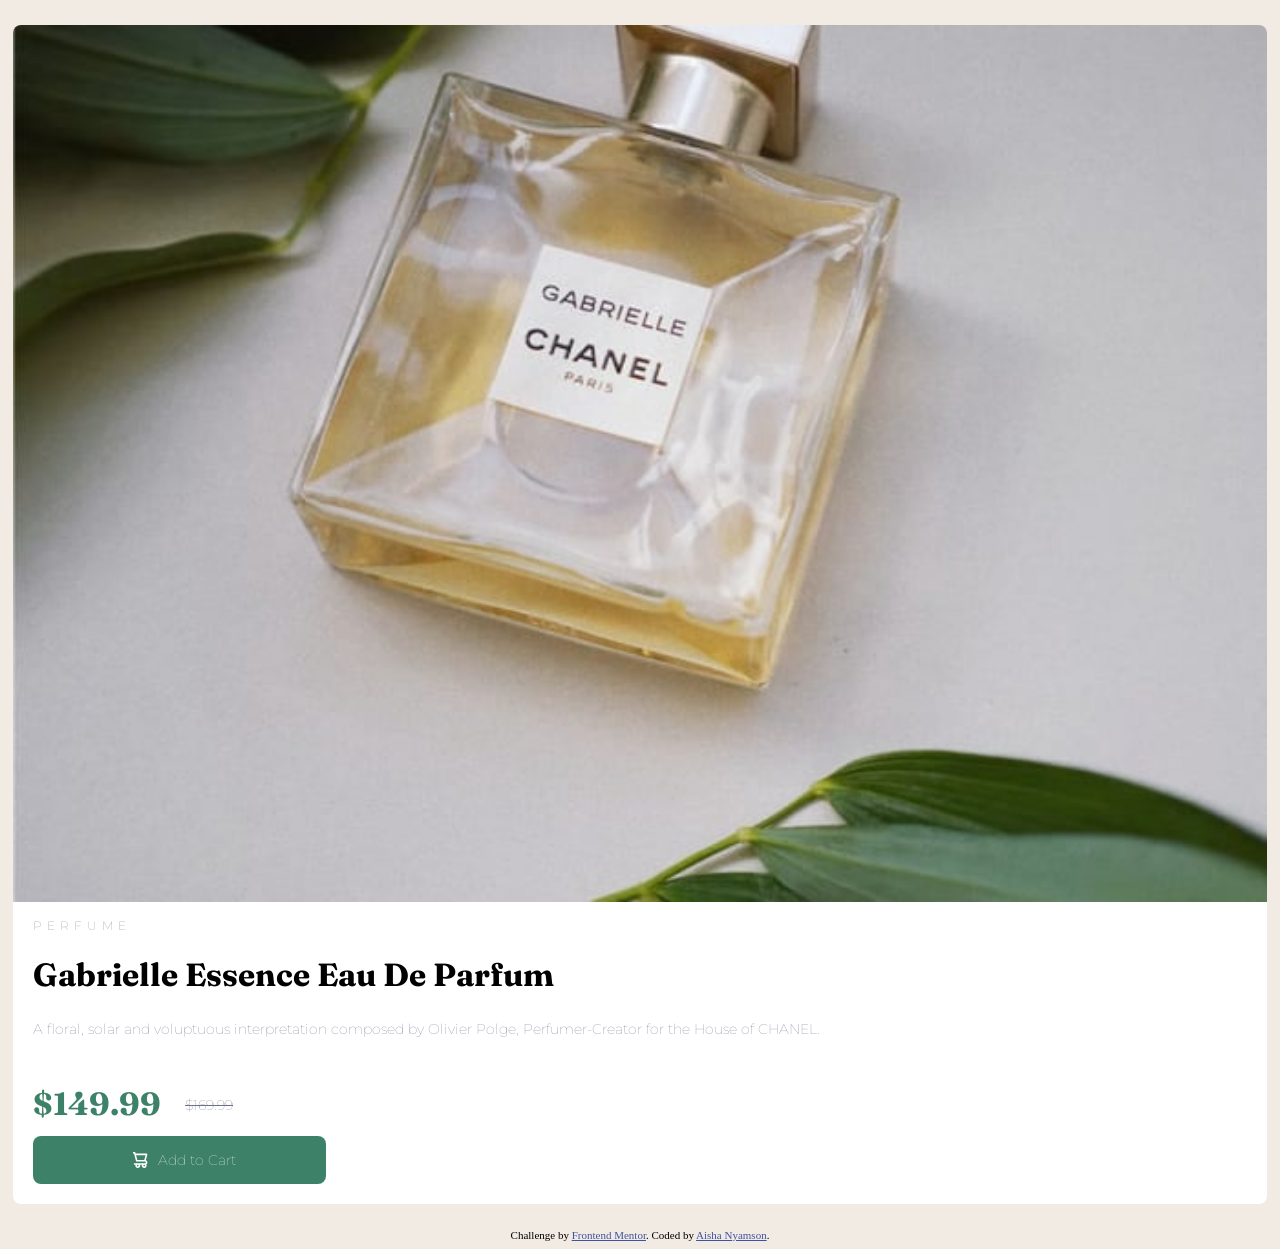
<file: index.html>
<!DOCTYPE html>
<html lang="en">
<head>
  <meta charset="UTF-8">
  <meta name="viewport" content="width=device-width, initial-scale=1.0"> <!-- displays site properly based on user's device -->

  <link rel="icon" type="image/png" sizes="32x32" href="./images/favicon-32x32.png">
  
  <title>Frontend Mentor | Product preview card component</title>
  <link rel="stylesheet" href="style.css">
  <link rel="preconnect" href="https://fonts.googleapis.com">
  <link rel="preconnect" href="https://fonts.gstatic.com" crossorigin>
  <link href="https://fonts.googleapis.com/css2?family=Fraunces:ital,opsz,wght@0,9..144,700;1,9..144,700&family=Montserrat:ital,wght@0,500;0,700;1,500;1,700&display=swap" rel="stylesheet">

  <!-- Feel free to remove these styles or customise in your own stylesheet 👍 -->
  
</head>
<body>
  <div class="container">
    <div>
      <img src="images/image-product-mobile.jpg" alt="" class="bottle">
    </div>
    <div class="details">
      <p class="perfume">PERFUME</p>

      <h1> Gabrielle Essence Eau De Parfum </h1>

      <p class="description">A floral, solar and voluptuous interpretation composed by Olivier Polge, 
      Perfumer-Creator for the House of CHANEL. </p>

      <h2 class="reduced-price">$149.99</h2>
      <p class="price">$169.99</p>
      
      <div>
        <a class="btn" href="#"><img src="images/icon-cart.svg" alt="" class="Cart"><span class="add">Add to Cart</span> </a>
      </div>
    </div>
  </div>
  <div class="attribution">
    Challenge by <a href="https://www.frontendmentor.io?ref=challenge" target="_blank">Frontend Mentor</a>. 
    Coded by <a href="https://aishanyamson.netlify.app" target="_blank">Aisha Nyamson</a>.
  </div>
</body>
</html>
</file>
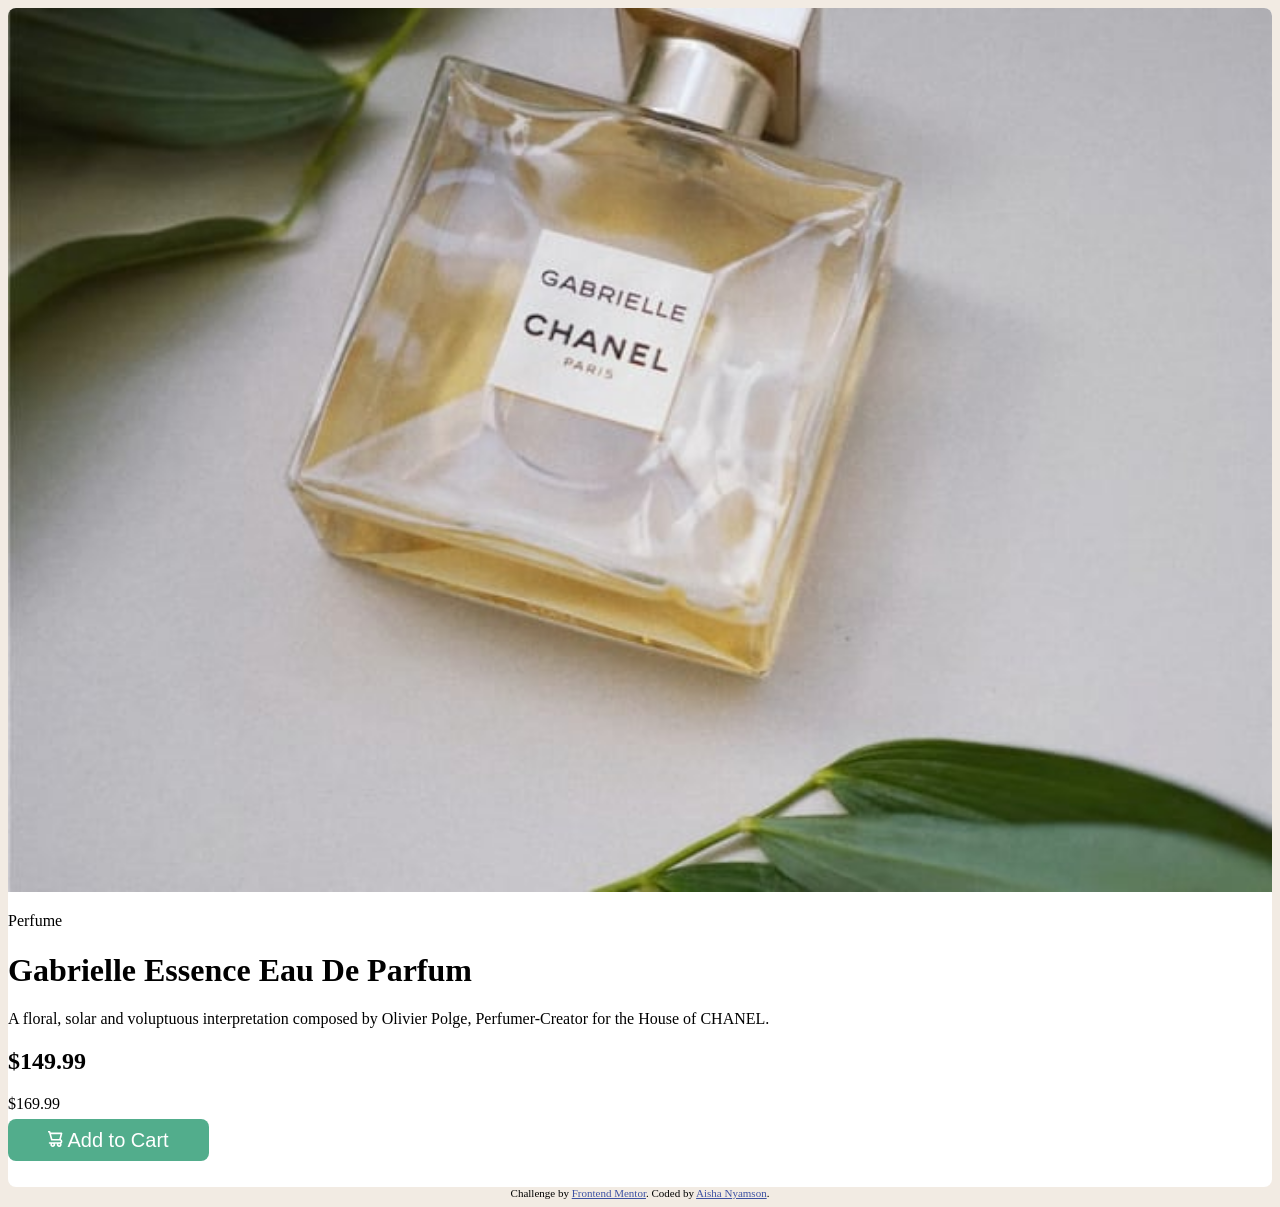
<file: product-preview-card-component-main/index.html>
<!DOCTYPE html>
<html lang="en">
<head>
  <meta charset="UTF-8">
  <meta name="viewport" content="width=device-width, initial-scale=1.0"> <!-- displays site properly based on user's device -->

  <link rel="icon" type="image/png" sizes="32x32" href="./images/favicon-32x32.png">
  
  <title>Frontend Mentor | Product preview card component</title>
  <link rel="stylesheet" href="style.css">
  <link rel="preconnect" href="https://fonts.googleapis.com">
  <link rel="preconnect" href="https://fonts.gstatic.com" crossorigin>
  <link href="https://fonts.googleapis.com/css2?family=Fraunces:ital,opsz,wght@0,9..144,700;1,9..144,700&family=Montserrat:ital,wght@0,500;0,700;1,500;1,700&display=swap" rel="stylesheet">

  <!-- Feel free to remove these styles or customise in your own stylesheet 👍 -->
  
</head>
<body>
  <div class="container">
    <div>
      <img src="images/image-product-mobile.jpg" alt="" class="bottle">
    </div>
    <div>
      <p>Perfume</p>

      <h1> Gabrielle Essence Eau De Parfum </h1>

      <p>A floral, solar and voluptuous interpretation composed by Olivier Polge, 
      Perfumer-Creator for the House of CHANEL. </p>

      <h2>$149.99</h2>
      <p>$169.99</p>
      
      <div>
        <a class="btn" href="#"><img src="images/icon-cart.svg" alt="" class=""> Add to Cart</a>
      </div>
    </div>
  </div>
  <div class="attribution">
    Challenge by <a href="https://www.frontendmentor.io?ref=challenge" target="_blank">Frontend Mentor</a>. 
    Coded by <a href="https://aishanyamson.netlify.app" target="_blank">Aisha Nyamson</a>.
  </div>
</body>
</html>
</file>
<file: style.css>
body {
    background-color:#f2ebe3;
}

h1 {
    font-family: 'Fraunces', serif;
}
p {
    font-family: 'Montserrat', sans-serif;
    font-size: 14px;
    font-weight: lighter;
    color: #6c7289;
}


.container {
    background-color: white;
    margin: 25px 5px;
    padding-bottom: 35px;
    border-radius: 8px;

}

.bottle {
    width: 100%;
    border-top-left-radius: 8px;
    border-top-right-radius: 8px;
}

.details {
    padding-left: 20px;
    padding-right: 20px;
}

.perfume {
    letter-spacing: 5px;
    font-size: 0.75rem;
}

.description {
   line-height: 2;
}

.reduced-price {
    display: inline-block;
    position: relative;
    font-size: 2rem;
    font-family: 'Fraunces', serif;
    color: #3D8268;
}
.price {
    display: inline-block;
    position: relative;
    text-decoration: line-through;
    left: 20px;
    bottom: 5px;
}

.Cart {
    padding-right: 0;
    padding-left: 0;
    margin: auto 10px;
    position: relative;
    right: 10px;
    left: 10px;
    top: 3px;
}

.add {
    margin: 0 5px;
    padding: 0 5px;
   
}
.btn {
    -webkit-border-radius: 8;
    -moz-border-radius: 8;
    border-radius: 8px;
    font-family: 'Montserrat', sans-serif;
    font-size: 14px;
    font-weight: lighter;
    color: #ffffff;
    background: #3D8268;
    padding: 15px 80px 15px 80px;
    margin: 0; 
    position: relative;
    text-decoration: none;
    text-align: center;
    align-items: center;
  }


/* @media (max-width: 500px) {
    .container {
        display: inline-block;
    }
} */
.attribution { font-size: 11px; text-align: center; }
.attribution a { color: hsl(228, 45%, 44%); }
</file>
<file: product-preview-card-component-main/style.css>
body {
    background-color:#f2ebe3;
}

.container {
    background-color: white;
    margin: 0 auto;
    padding-bottom: 35px;
    border-radius: 8px;
}

.bottle {
    width: 100%;
    border-top-left-radius: 8px;
    border-top-right-radius: 8px;
}
.btn {
    -webkit-border-radius: 8;
    -moz-border-radius: 8;
    border-radius: 8px;
    font-family: Arial;
    color: #ffffff;
    font-size: 20px;
    background: #52AD8C;
    padding: 10px 40px 10px 40px;
    text-decoration: none;
  }
.attribution { font-size: 11px; text-align: center; }
.attribution a { color: hsl(228, 45%, 44%); }
</file>
